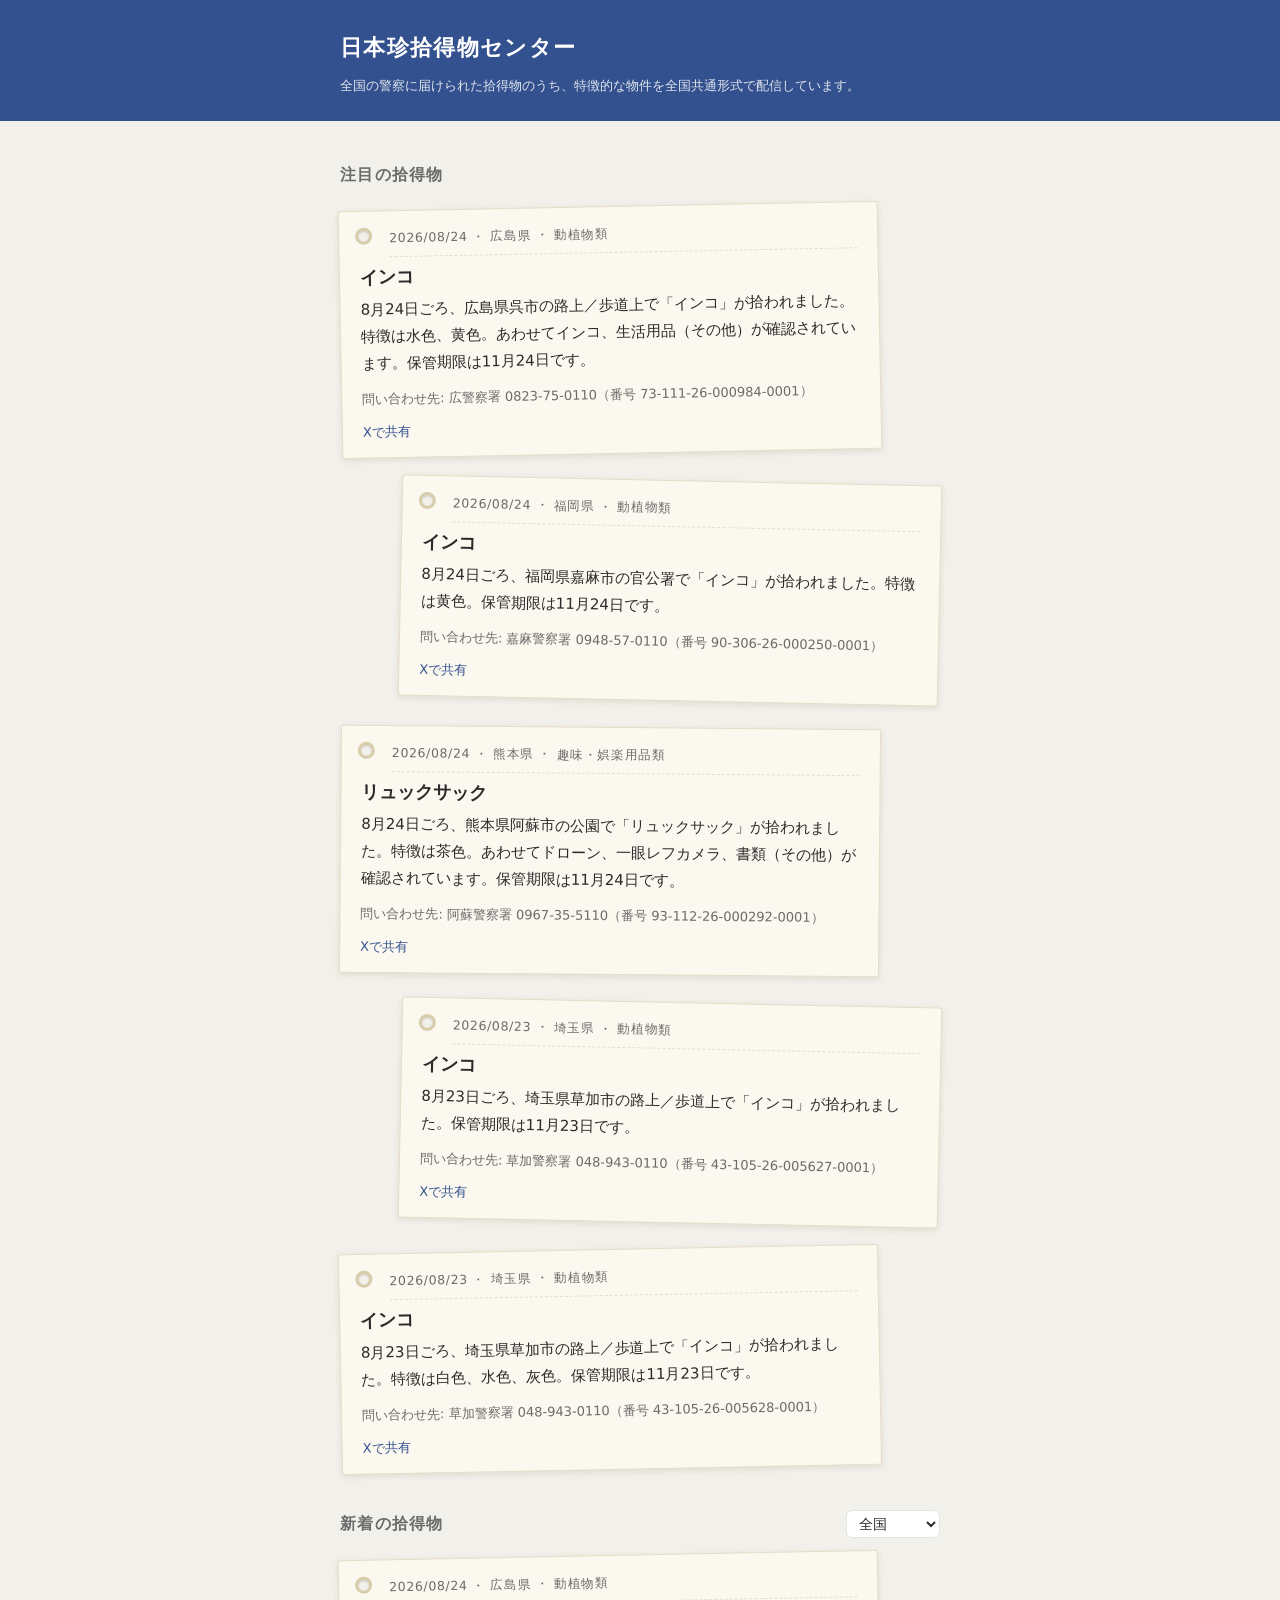
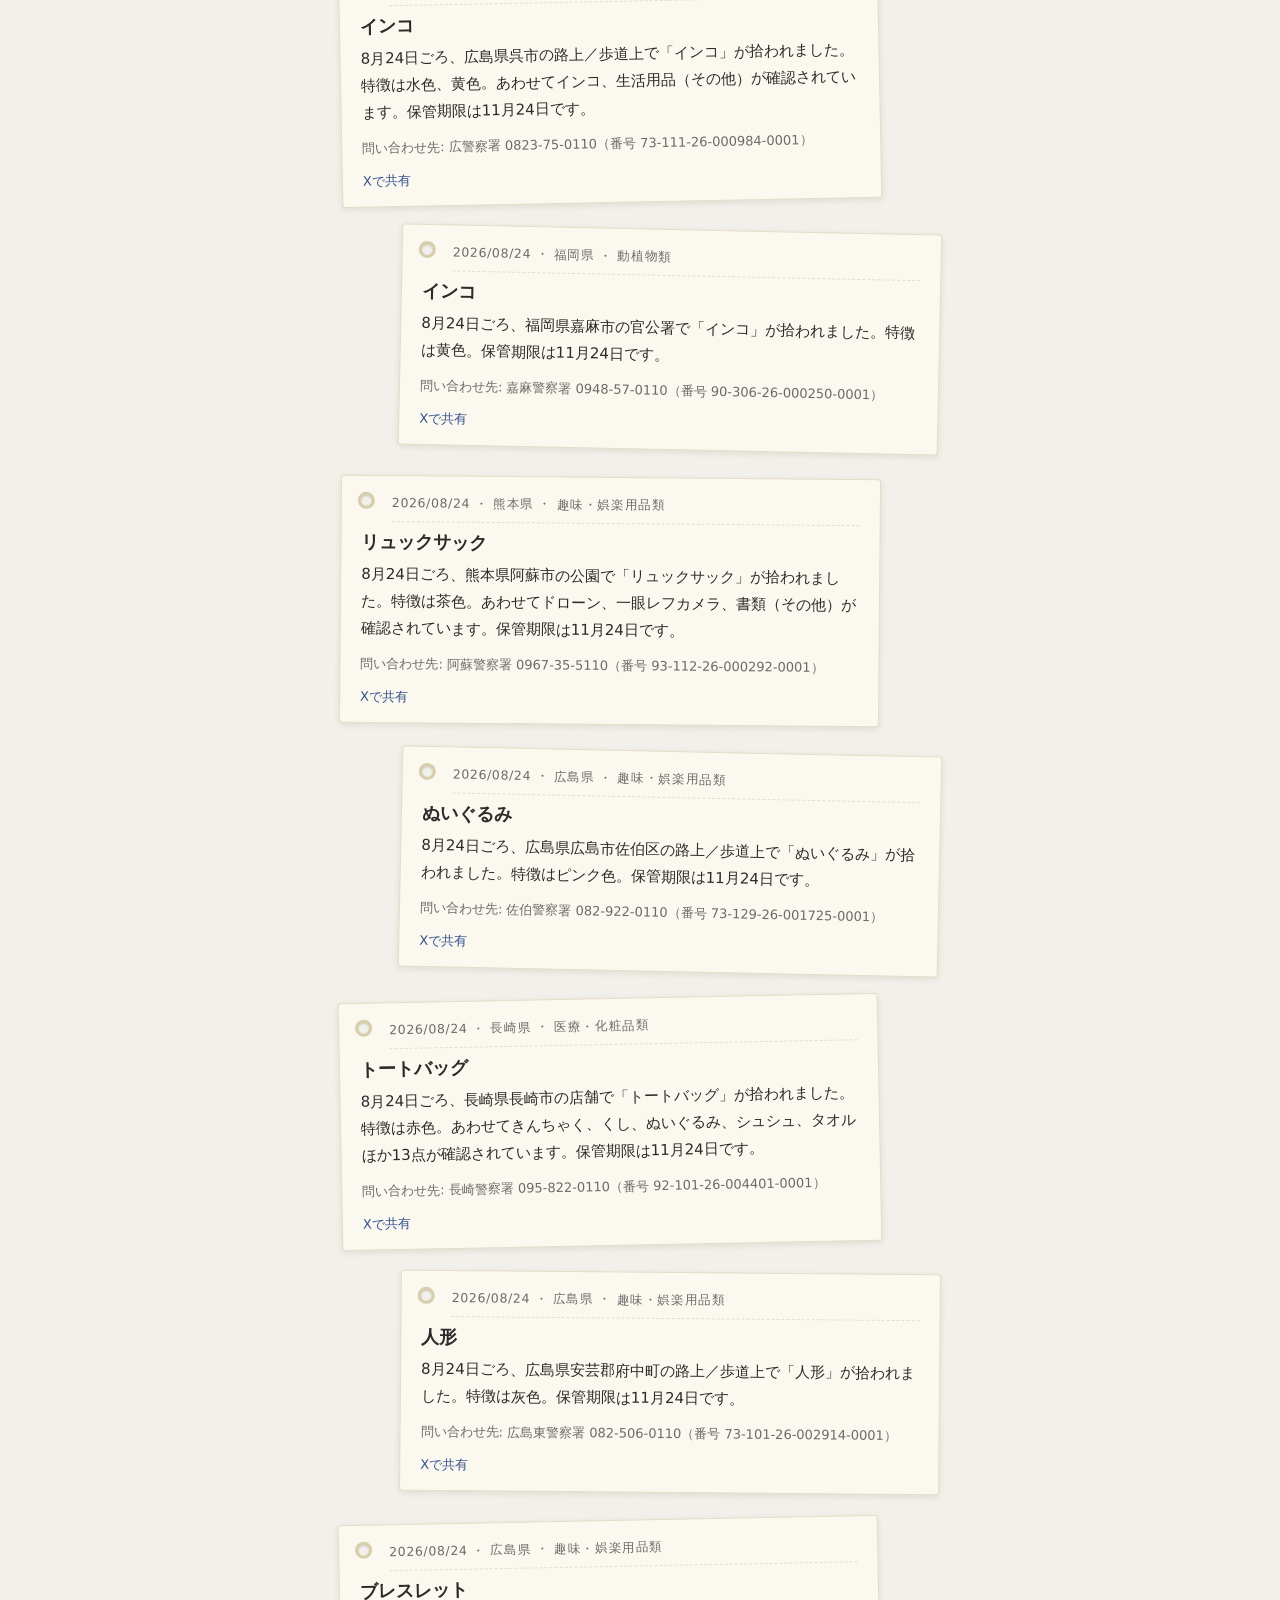
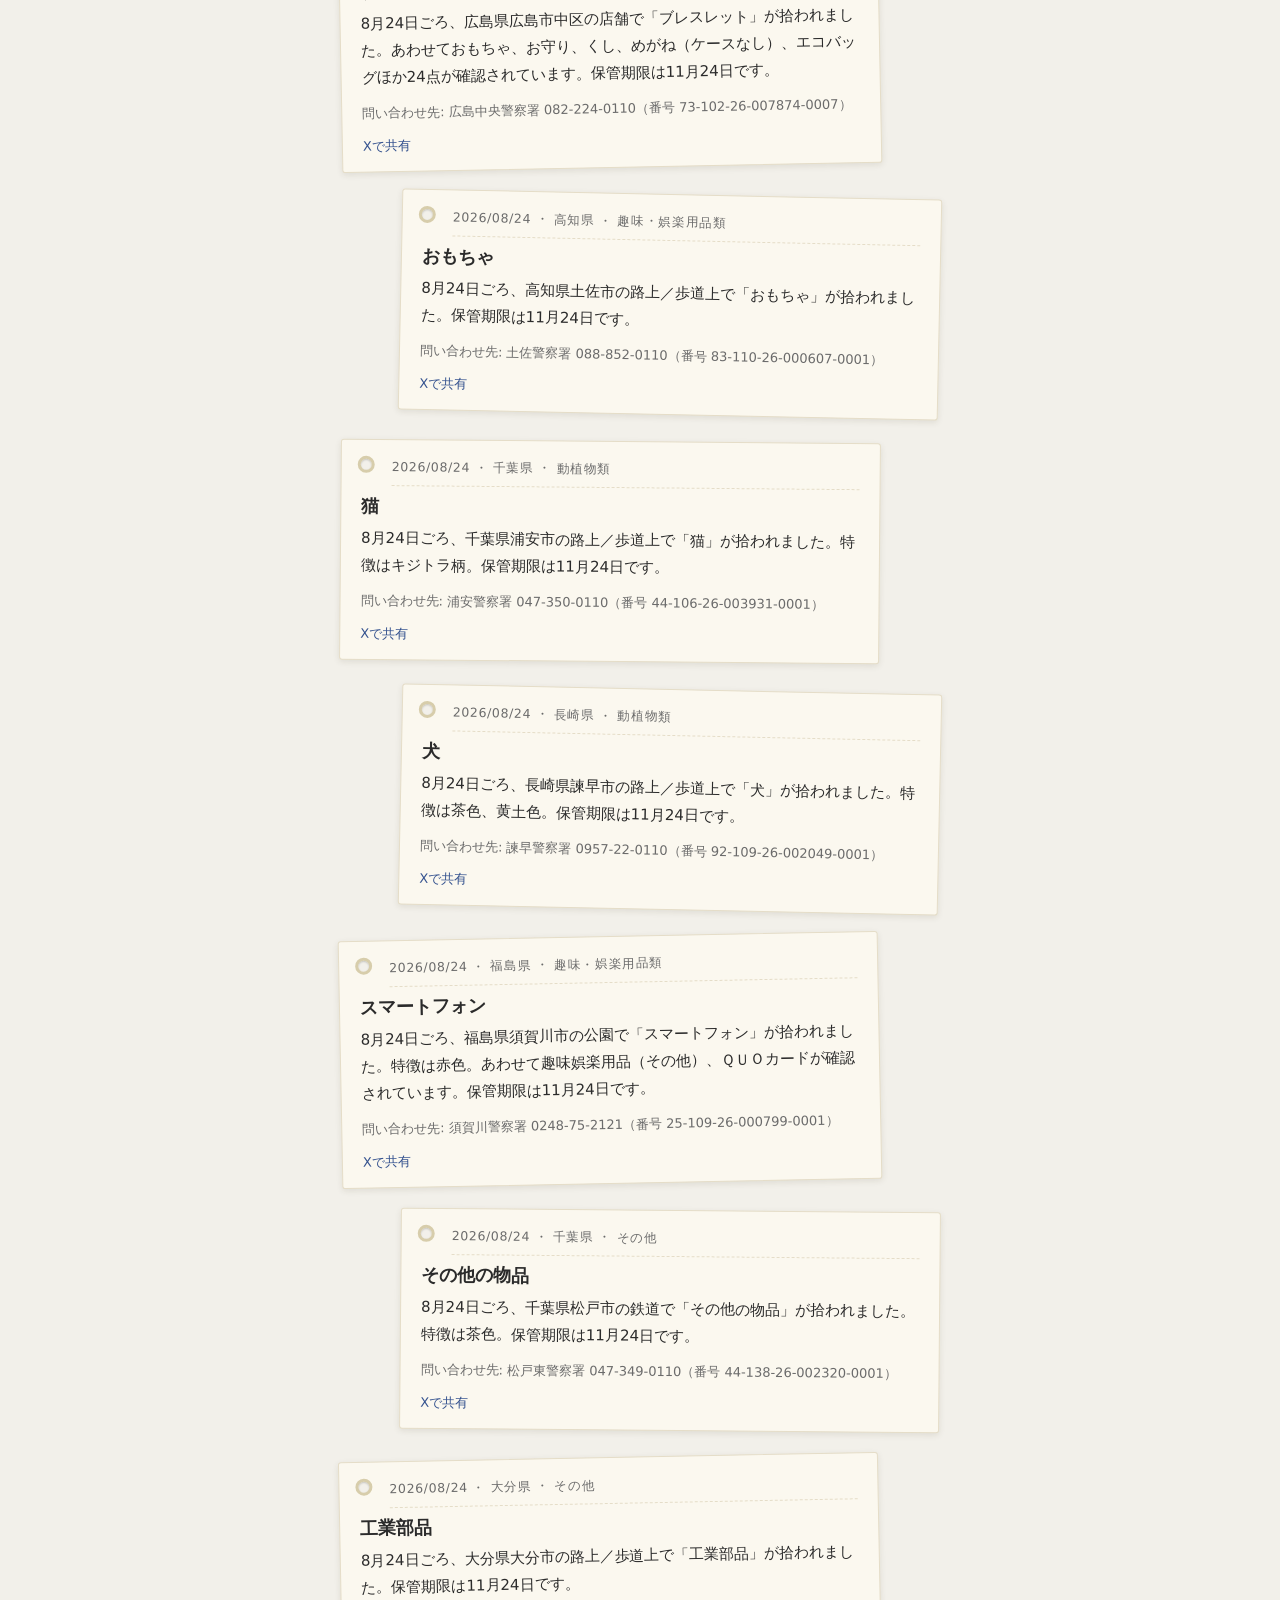
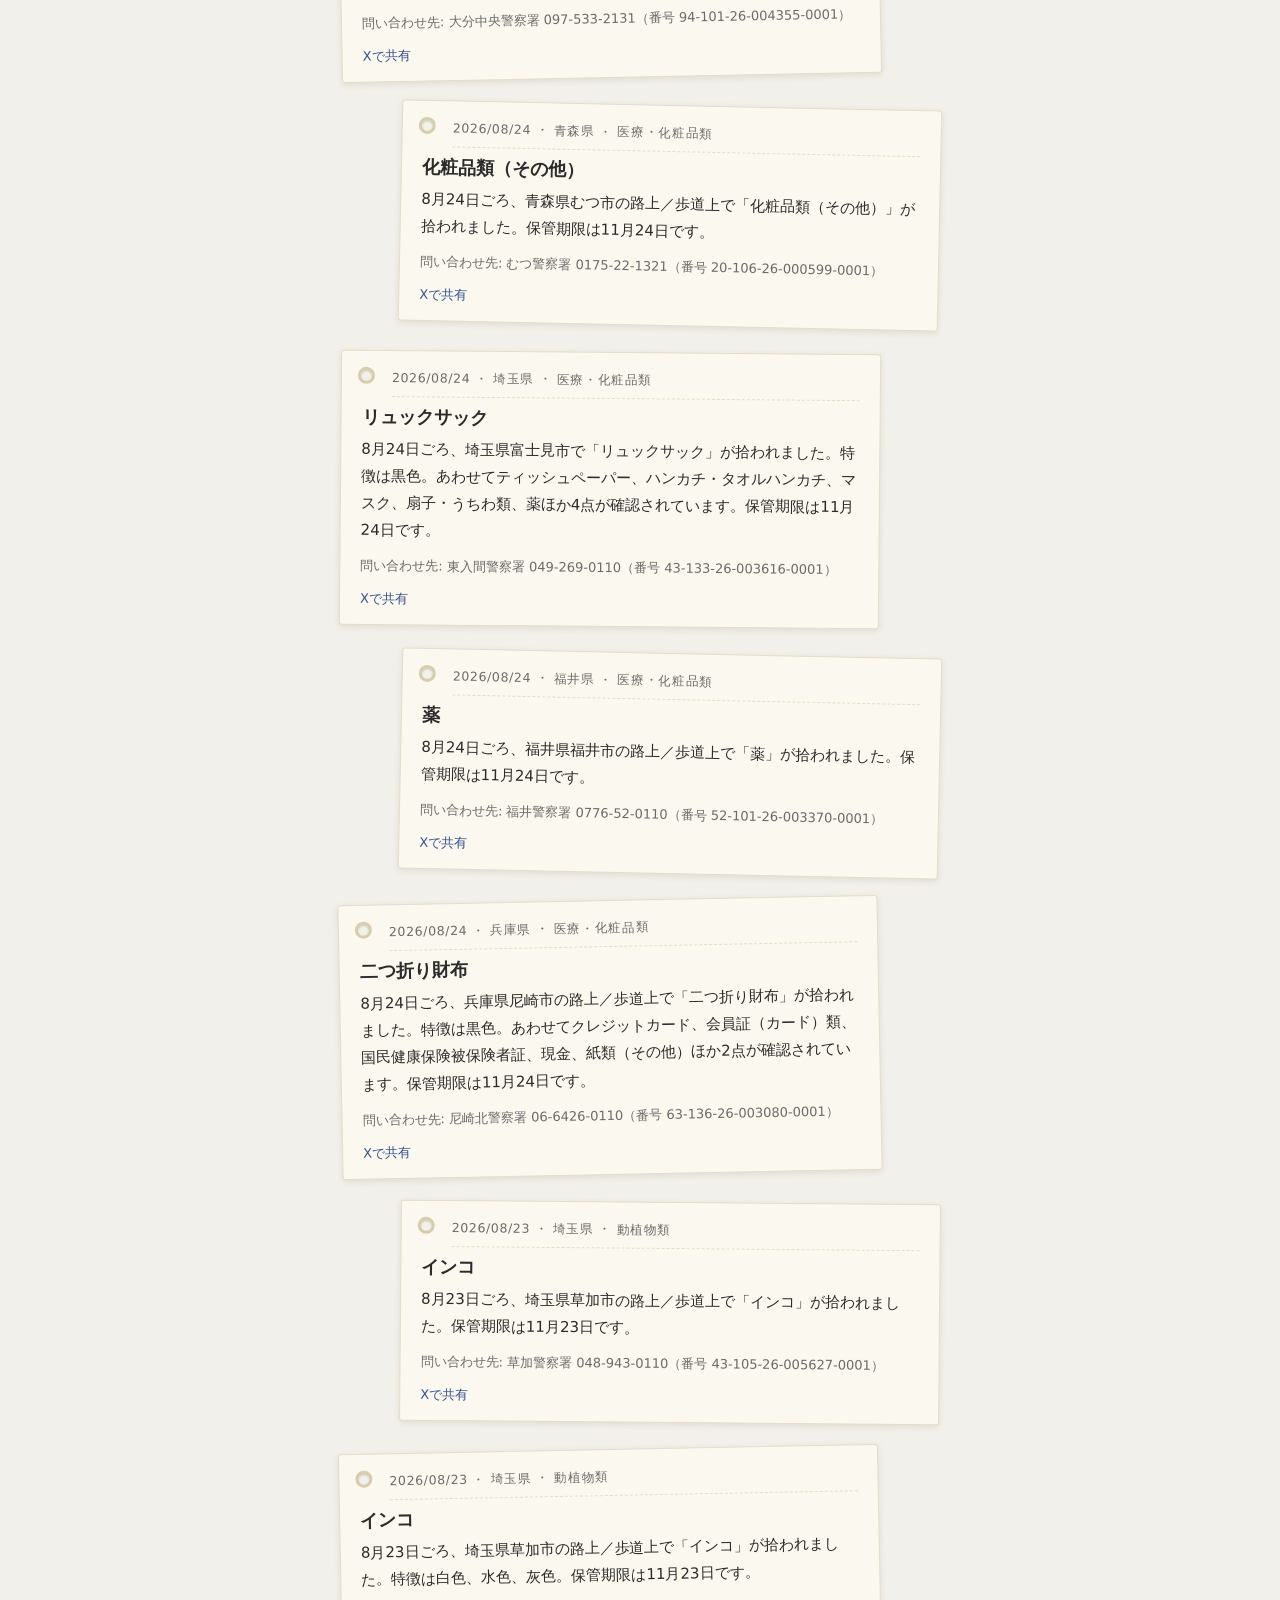
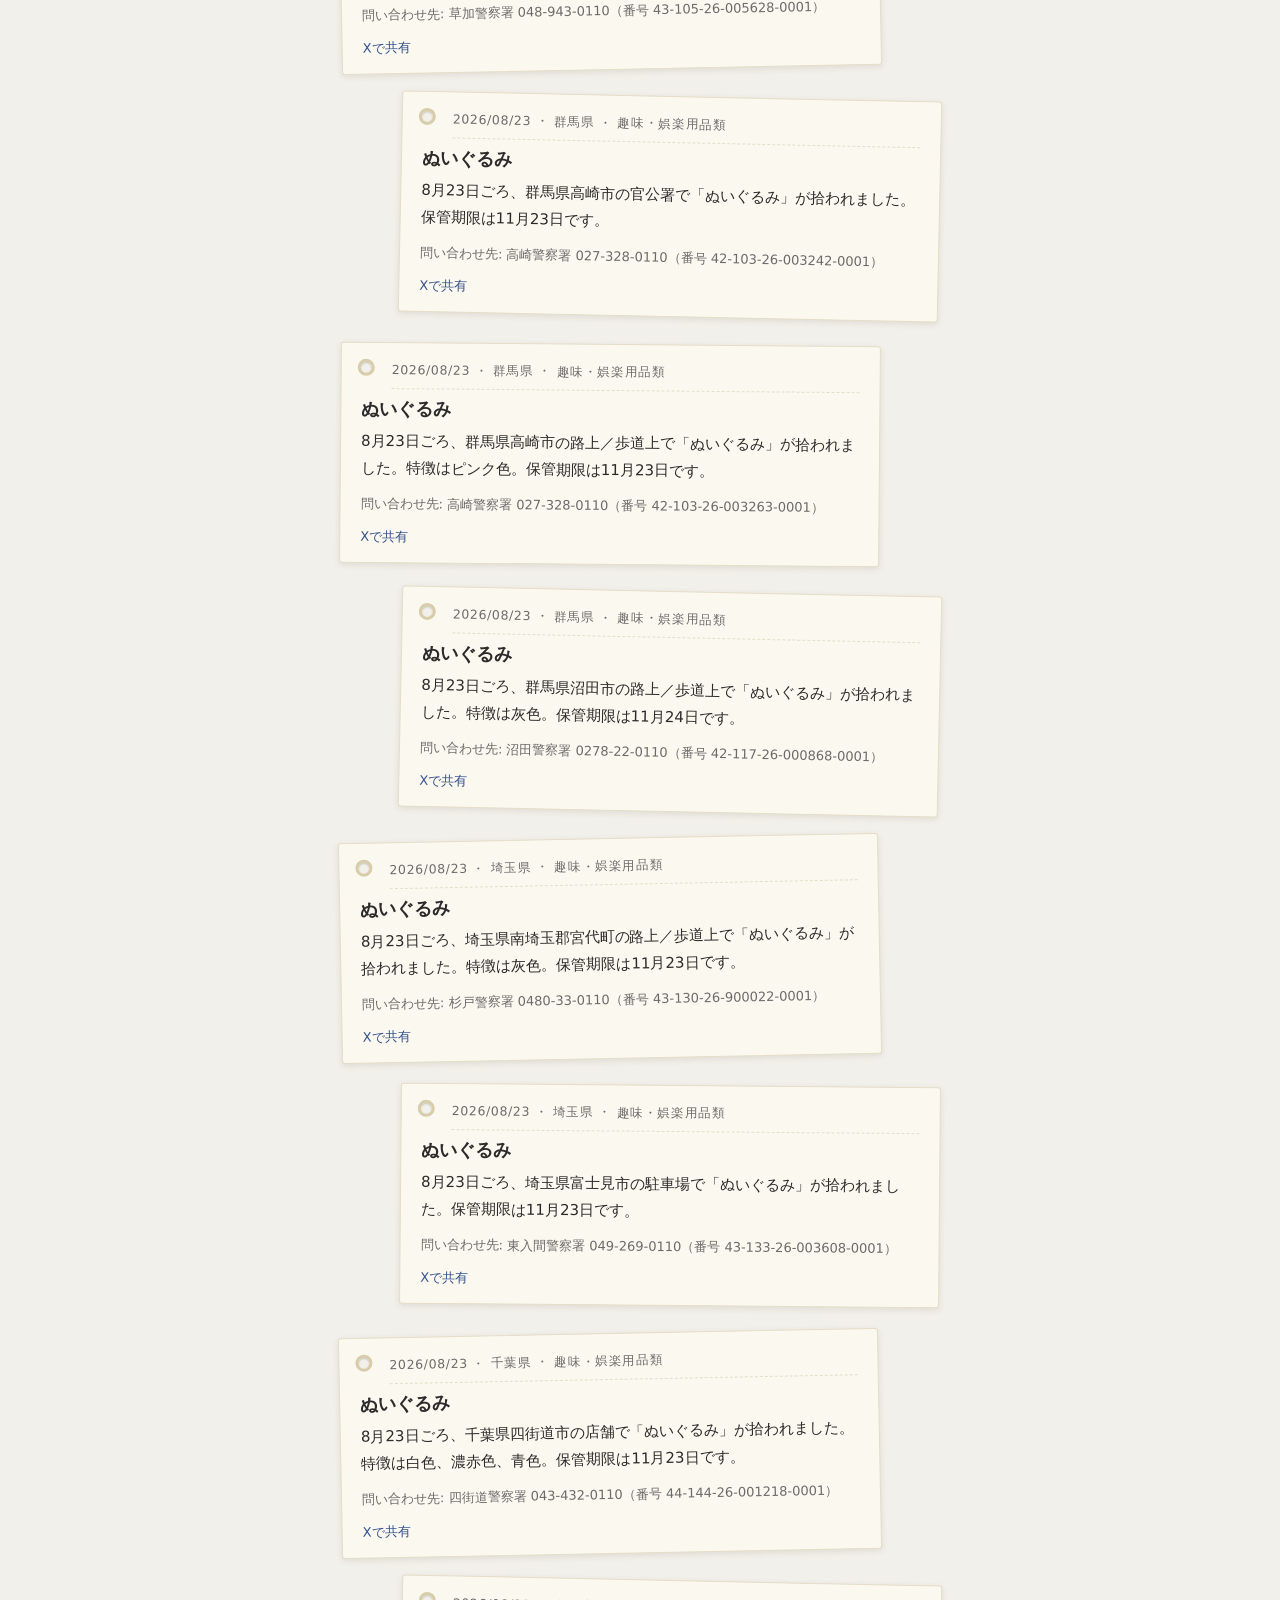
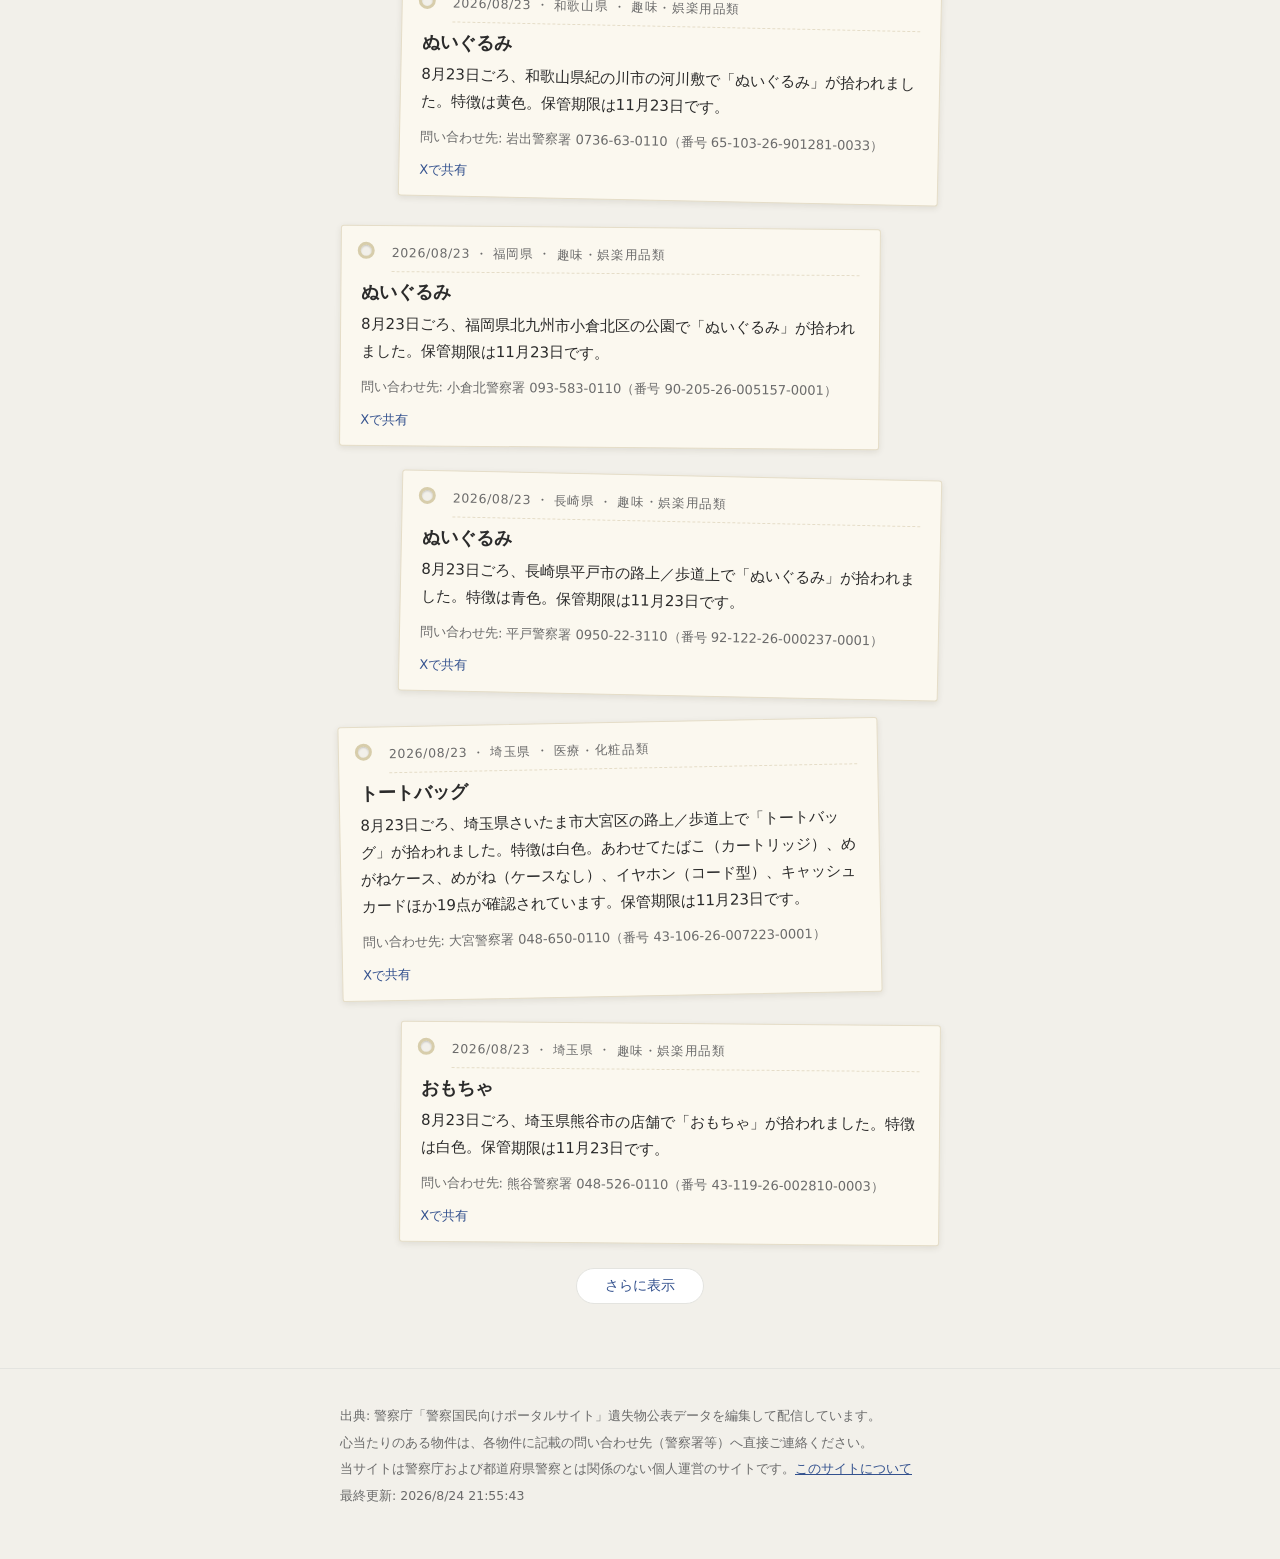
<file: site/index.html>
<!DOCTYPE html>
<html lang="ja">
<head>
  <meta charset="UTF-8">
  <meta name="viewport" content="width=device-width, initial-scale=1.0">
  <title>日本珍拾得物センター</title>
  <meta name="description" content="全国の警察に届けられた拾得物のうち、特徴的な物件を全国共通形式で配信しています。">
  <link rel="canonical" href="https://otoshimono-center.pages.dev/">
  <meta property="og:title" content="日本珍拾得物センター">
  <meta property="og:description" content="全国の警察に届けられた拾得物のうち、特徴的な物件を全国共通形式で配信しています。">
  <meta property="og:type" content="website">
  <meta property="og:url" content="https://otoshimono-center.pages.dev/">
  <meta property="og:site_name" content="日本珍拾得物センター">
  <meta property="og:locale" content="ja_JP">
  <meta name="twitter:card" content="summary">
  <meta name="theme-color" content="#33518e">
  <link rel="icon" href="favicon.svg" type="image/svg+xml">
  <link rel="stylesheet" href="css/style.css">
</head>
<body>
  <header class="site-header">
    <div class="container">
      <h1 class="site-title"><a href="./">日本珍拾得物センター</a></h1>
      <p class="site-tagline">全国の警察に届けられた拾得物のうち、特徴的な物件を全国共通形式で配信しています。</p>
    </div>
  </header>

  <main class="container">
    <section aria-labelledby="featured-heading">
      <h2 id="featured-heading" class="section-heading">注目の拾得物</h2>
      <div id="featured-list" class="card-list">
        <p class="empty-state">読み込んでいます…</p>
      </div>
    </section>

    <section aria-labelledby="latest-heading">
      <div class="section-header">
        <h2 id="latest-heading" class="section-heading">新着の拾得物</h2>
        <label class="pref-filter">
          <span class="visually-hidden">都道府県で絞り込む</span>
          <select id="pref-select">
            <option value="">全国</option>
          </select>
        </label>
      </div>
      <div id="latest-list" class="card-list">
        <p class="empty-state">読み込んでいます…</p>
      </div>
      <p class="load-more-wrap">
        <button id="load-more" class="load-more" hidden>さらに表示</button>
      </p>
    </section>
  </main>

  <footer class="site-footer">
    <div class="container">
      <p>出典: 警察庁「警察国民向けポータルサイト」遺失物公表データを編集して配信しています。</p>
      <p>心当たりのある物件は、各物件に記載の問い合わせ先（警察署等）へ直接ご連絡ください。</p>
      <p>当サイトは警察庁および都道府県警察とは関係のない個人運営のサイトです。<a href="about.html">このサイトについて</a></p>
      <p id="updated-at"></p>
    </div>
  </footer>

  <script src="js/app.js"></script>
</body>
</html>
</file>
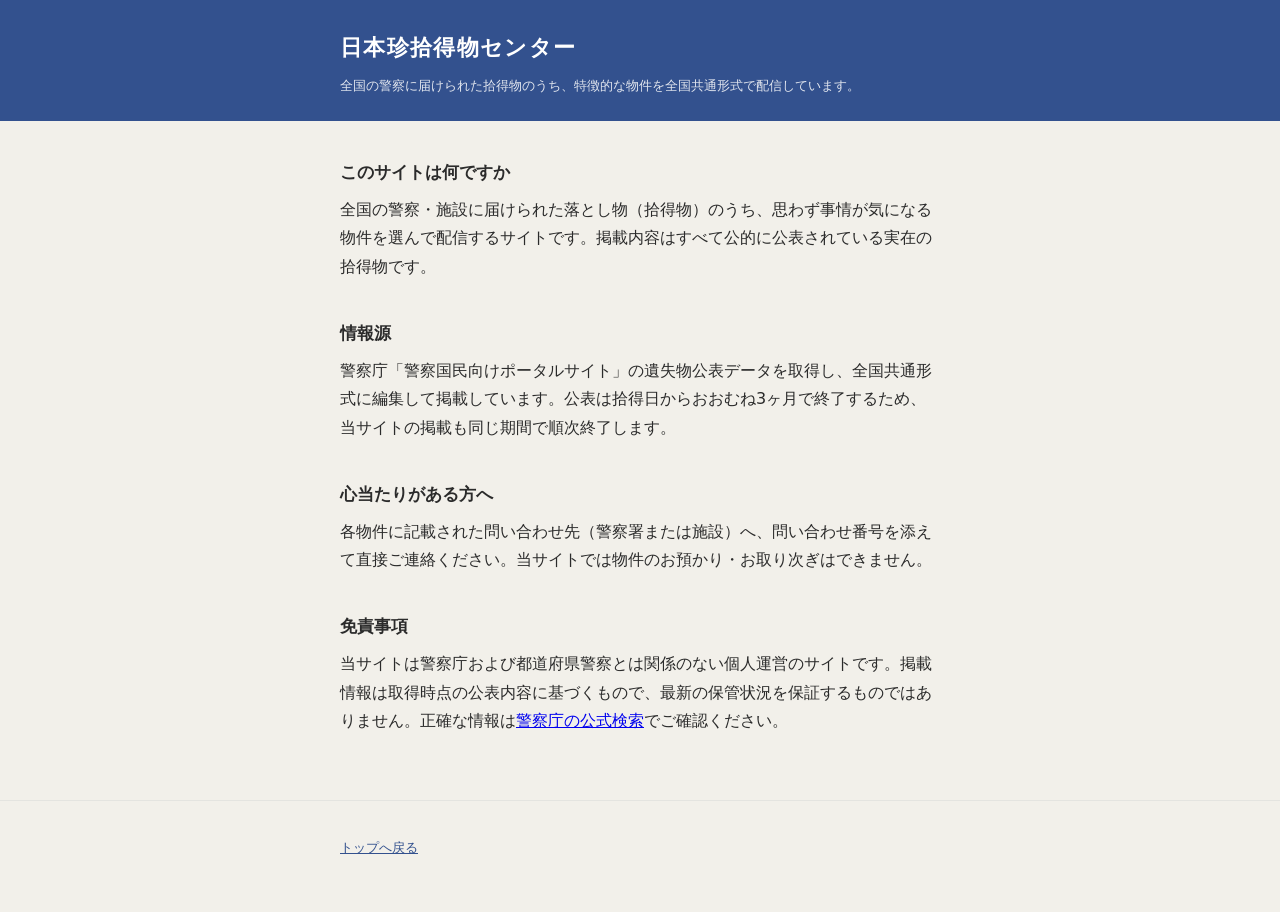
<file: site/about.html>
<!DOCTYPE html>
<html lang="ja">
<head>
  <meta charset="UTF-8">
  <meta name="viewport" content="width=device-width, initial-scale=1.0">
  <title>このサイトについて | 日本珍拾得物センター</title>
  <meta name="description" content="日本珍拾得物センターの情報源、問い合わせ方法、免責事項について。">
  <link rel="canonical" href="https://otoshimono-center.pages.dev/about.html">
  <meta property="og:title" content="このサイトについて | 日本珍拾得物センター">
  <meta property="og:description" content="日本珍拾得物センターの情報源、問い合わせ方法、免責事項について。">
  <meta property="og:type" content="article">
  <meta property="og:url" content="https://otoshimono-center.pages.dev/about.html">
  <meta property="og:site_name" content="日本珍拾得物センター">
  <meta property="og:locale" content="ja_JP">
  <meta name="twitter:card" content="summary">
  <meta name="theme-color" content="#33518e">
  <link rel="icon" href="favicon.svg" type="image/svg+xml">
  <link rel="stylesheet" href="css/style.css">
</head>
<body>
  <header class="site-header">
    <div class="container">
      <h1 class="site-title"><a href="./">日本珍拾得物センター</a></h1>
      <p class="site-tagline">全国の警察に届けられた拾得物のうち、特徴的な物件を全国共通形式で配信しています。</p>
    </div>
  </header>

  <main class="container about-body">
    <h2>このサイトは何ですか</h2>
    <p>全国の警察・施設に届けられた落とし物（拾得物）のうち、思わず事情が気になる物件を選んで配信するサイトです。掲載内容はすべて公的に公表されている実在の拾得物です。</p>

    <h2>情報源</h2>
    <p>警察庁「警察国民向けポータルサイト」の遺失物公表データを取得し、全国共通形式に編集して掲載しています。公表は拾得日からおおむね3ヶ月で終了するため、当サイトの掲載も同じ期間で順次終了します。</p>

    <h2>心当たりがある方へ</h2>
    <p>各物件に記載された問い合わせ先（警察署または施設）へ、問い合わせ番号を添えて直接ご連絡ください。当サイトでは物件のお預かり・お取り次ぎはできません。</p>

    <h2>免責事項</h2>
    <p>当サイトは警察庁および都道府県警察とは関係のない個人運営のサイトです。掲載情報は取得時点の公表内容に基づくもので、最新の保管状況を保証するものではありません。正確な情報は<a href="https://lostproperty.pcf.npa.go.jp/" rel="noopener noreferrer" target="_blank">警察庁の公式検索<span class="visually-hidden">（新しいタブで開きます）</span></a>でご確認ください。</p>
  </main>

  <footer class="site-footer">
    <div class="container">
      <p><a href="./">トップへ戻る</a></p>
    </div>
  </footer>
</body>
</html>
</file>
<file: site/css/style.css>
/* 日本珍拾得物センター — 1色（藍）+ 無彩色の引き算デザイン */

:root {
  --color-primary: #33518e;
  --color-primary-strong: #27406f;
  --color-bg: #f2f0ea;
  --color-surface: #ffffff;
  --color-paper: #fbf8ef;
  --color-paper-edge: #e5ddc8;
  --color-paper-hole: #d7cdab;
  --color-text: #2b2b2b;
  --color-text-muted: #6b6b6b;
  --color-line: #e4e4e0;
  --shadow-card: 0 2px 6px rgba(60, 50, 20, 0.10);
  --z-header: 100;
}

@media (prefers-color-scheme: dark) {
  :root {
    --color-primary: #8ba7dd;
    --color-primary-strong: #a9bfe8;
    --color-bg: #16171a;
    --color-surface: #1f2024;
    --color-paper: #26241d;
    --color-paper-edge: #3b372a;
    --color-paper-hole: #4c4633;
    --color-text: #e6e6e4;
    --color-text-muted: #9a9a97;
    --color-line: #2e2f34;
    --shadow-card: 0 2px 8px rgba(0, 0, 0, 0.4);
  }
}

* { box-sizing: border-box; }

body {
  margin: 0;
  font-family: "Hiragino Sans", "Yu Gothic", system-ui, sans-serif;
  font-size: 16px;
  line-height: 1.8;
  color: var(--color-text);
  background: var(--color-bg);
}

.container {
  max-width: 640px;
  margin: 0 auto;
  padding: 0 20px;
}

/* ヘッダー */
.site-header {
  background: var(--color-primary);
  color: #fff;
  padding: 28px 0 24px;
}

.site-title {
  margin: 0;
  font-size: 22px;
  letter-spacing: 0.06em;
}

.site-title a {
  color: inherit;
  text-decoration: none;
}

.site-tagline {
  margin: 6px 0 0;
  font-size: 13px;
  opacity: 0.85;
}

/* セクション */
.section-heading {
  font-size: 16px;
  color: var(--color-text-muted);
  font-weight: 600;
  letter-spacing: 0.08em;
  margin: 40px 0 16px;
}

.section-header {
  display: flex;
  align-items: baseline;
  justify-content: space-between;
  gap: 12px;
}

.pref-filter select {
  font-size: 14px;
  padding: 4px 8px;
  border: 1px solid var(--color-line);
  border-radius: 6px;
  background: var(--color-surface);
  color: var(--color-text);
}

/* カード = 拾得物件票（荷札）。机に散らばった落とし物のように配置する */
.card-list {
  display: flex;
  flex-direction: column;
  gap: 26px;
}

.item-card {
  width: min(100%, 540px);
  background: var(--color-paper);
  border: 1px solid var(--color-paper-edge);
  border-radius: 3px;
  box-shadow: var(--shadow-card);
  padding: 16px 20px 14px;
  position: relative;
  transform: rotate(-1.1deg);
  transition: transform 200ms ease;
}

/* 互い違いに置く。傾きは3枚周期でわずかに変える */
.card-list .item-card:nth-child(2n) {
  margin-left: auto;
  transform: rotate(1.2deg);
}

.card-list .item-card:nth-child(3n) {
  transform: rotate(0.5deg);
}

/* 手に取ると水平に戻る */
.item-card:hover,
.item-card:focus-within {
  transform: rotate(0deg);
}

/* 荷札の穴（ハトメ） */
.item-card::before {
  content: "";
  position: absolute;
  top: 16px;
  left: 16px;
  width: 11px;
  height: 11px;
  border-radius: 50%;
  background: var(--color-bg);
  border: 3px solid var(--color-paper-hole);
  box-shadow: inset 0 1px 2px rgba(0, 0, 0, 0.18);
}

.item-meta {
  font-size: 12.5px;
  color: var(--color-text-muted);
  margin: 0 0 6px 30px;
  letter-spacing: 0.05em;
  border-bottom: 1px dashed var(--color-paper-edge);
  padding-bottom: 6px;
}

.item-name {
  margin: 4px 0 6px;
  font-size: 18px;
  font-weight: 600;
  line-height: 1.5;
}

.item-body {
  margin: 0;
  font-size: 15px;
}

.item-contact {
  margin: 10px 0 0;
  font-size: 13px;
  color: var(--color-text-muted);
}

.item-actions {
  margin-top: 10px;
  display: flex;
  gap: 16px;
}

.item-actions a,
.item-actions button {
  font-size: 13px;
  color: var(--color-primary);
  background: none;
  border: none;
  padding: 0;
  cursor: pointer;
  text-decoration: none;
}

.item-actions a:hover,
.item-actions button:hover {
  text-decoration: underline;
}

/* 空状態・フッター */
.empty-state {
  color: var(--color-text-muted);
  font-size: 14px;
}

.load-more-wrap {
  text-align: center;
  margin: 24px 0 0;
}

.load-more {
  font-size: 14px;
  color: var(--color-primary);
  background: var(--color-surface);
  border: 1px solid var(--color-line);
  border-radius: 999px;
  padding: 8px 28px;
  cursor: pointer;
}

.site-footer {
  margin-top: 64px;
  padding: 32px 0 48px;
  border-top: 1px solid var(--color-line);
  font-size: 12.5px;
  color: var(--color-text-muted);
}

.site-footer p { margin: 4px 0; }

.site-footer a { color: var(--color-primary); }

/* 補助 */
.visually-hidden {
  position: absolute;
  width: 1px;
  height: 1px;
  margin: -1px;
  padding: 0;
  border: 0;
  overflow: hidden;
  clip: rect(0 0 0 0);
  white-space: nowrap;
}

/* aboutページ */
.about-body h2 {
  font-size: 17px;
  margin: 36px 0 8px;
}

.about-body p { margin: 8px 0; }

/* キーボード操作時のフォーカス表示 */
a:focus-visible,
button:focus-visible,
select:focus-visible {
  outline: 2px solid var(--color-primary);
  outline-offset: 2px;
  border-radius: 2px;
}

.site-header a:focus-visible {
  outline-color: #fff;
}

/* 動きを減らす設定では傾きのアニメーションをやめる */
@media (prefers-reduced-motion: reduce) {
  .item-card { transition: none; }
}
</file>
